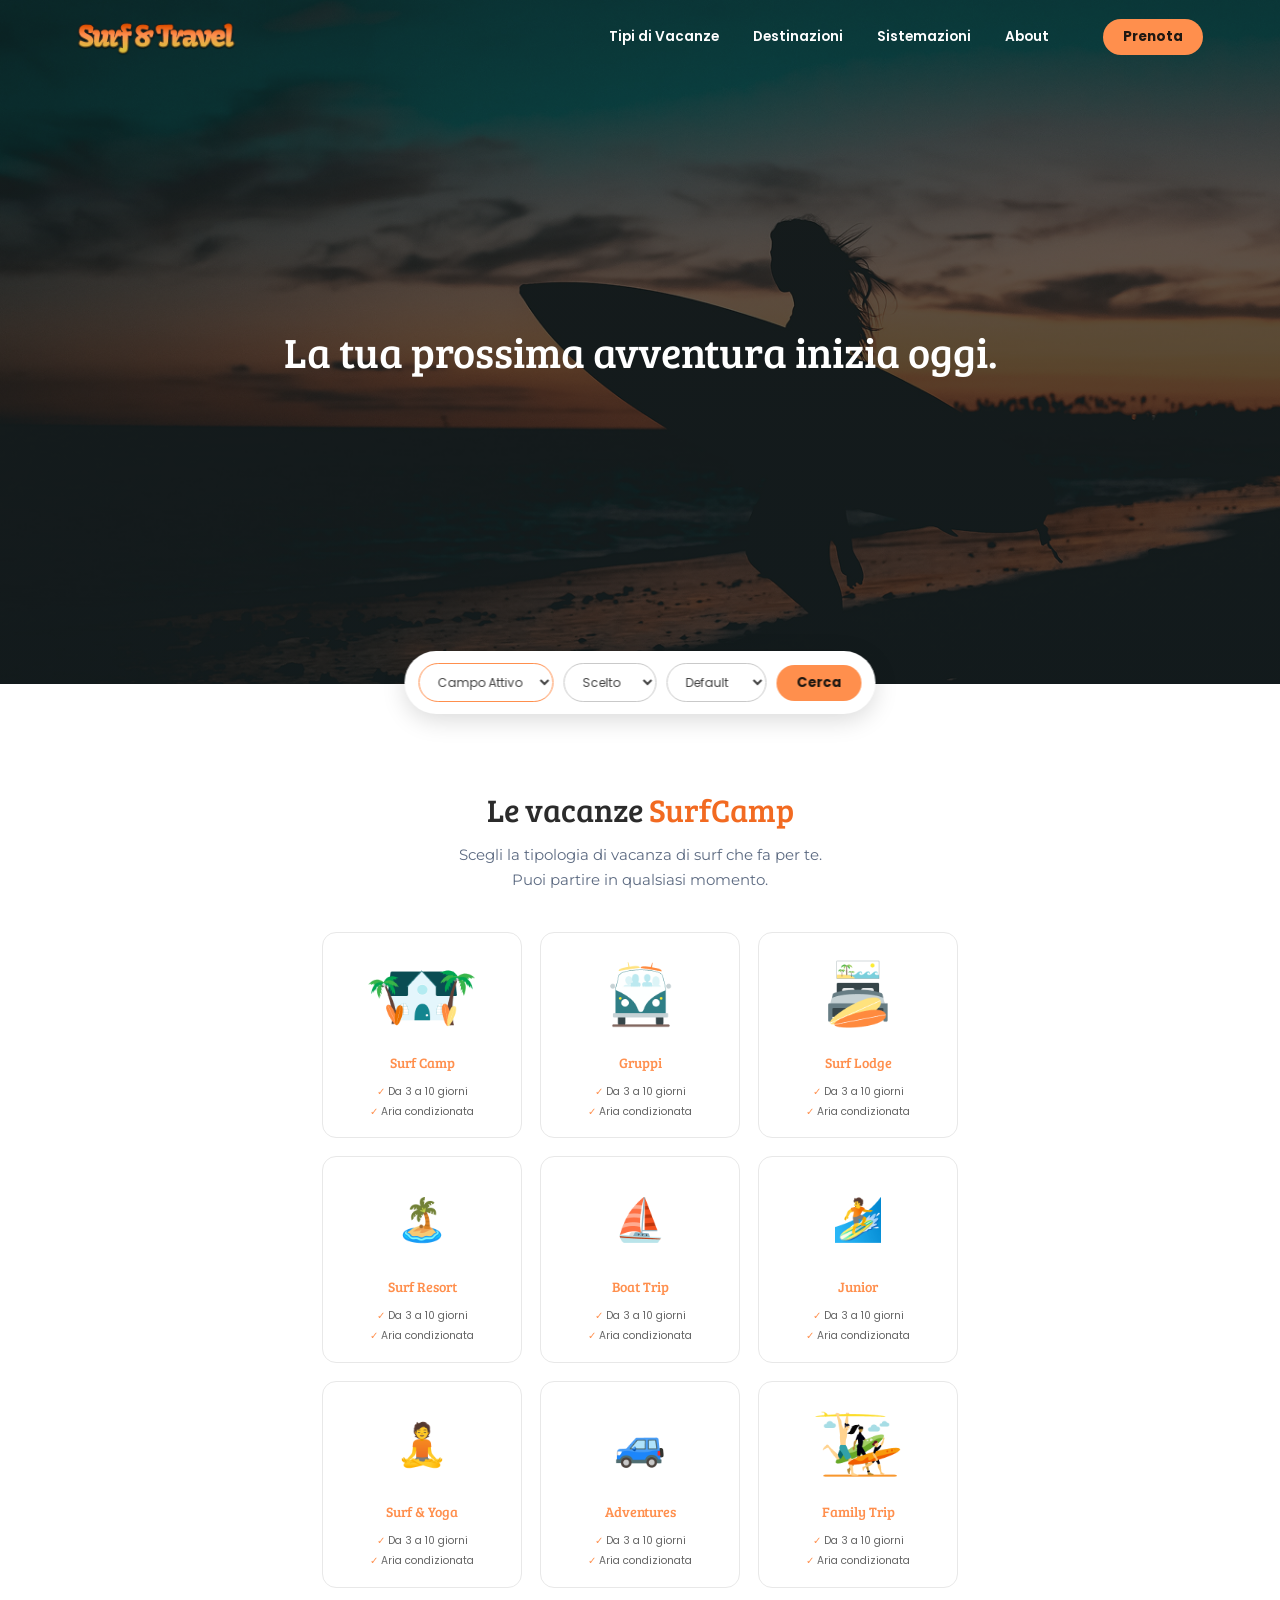
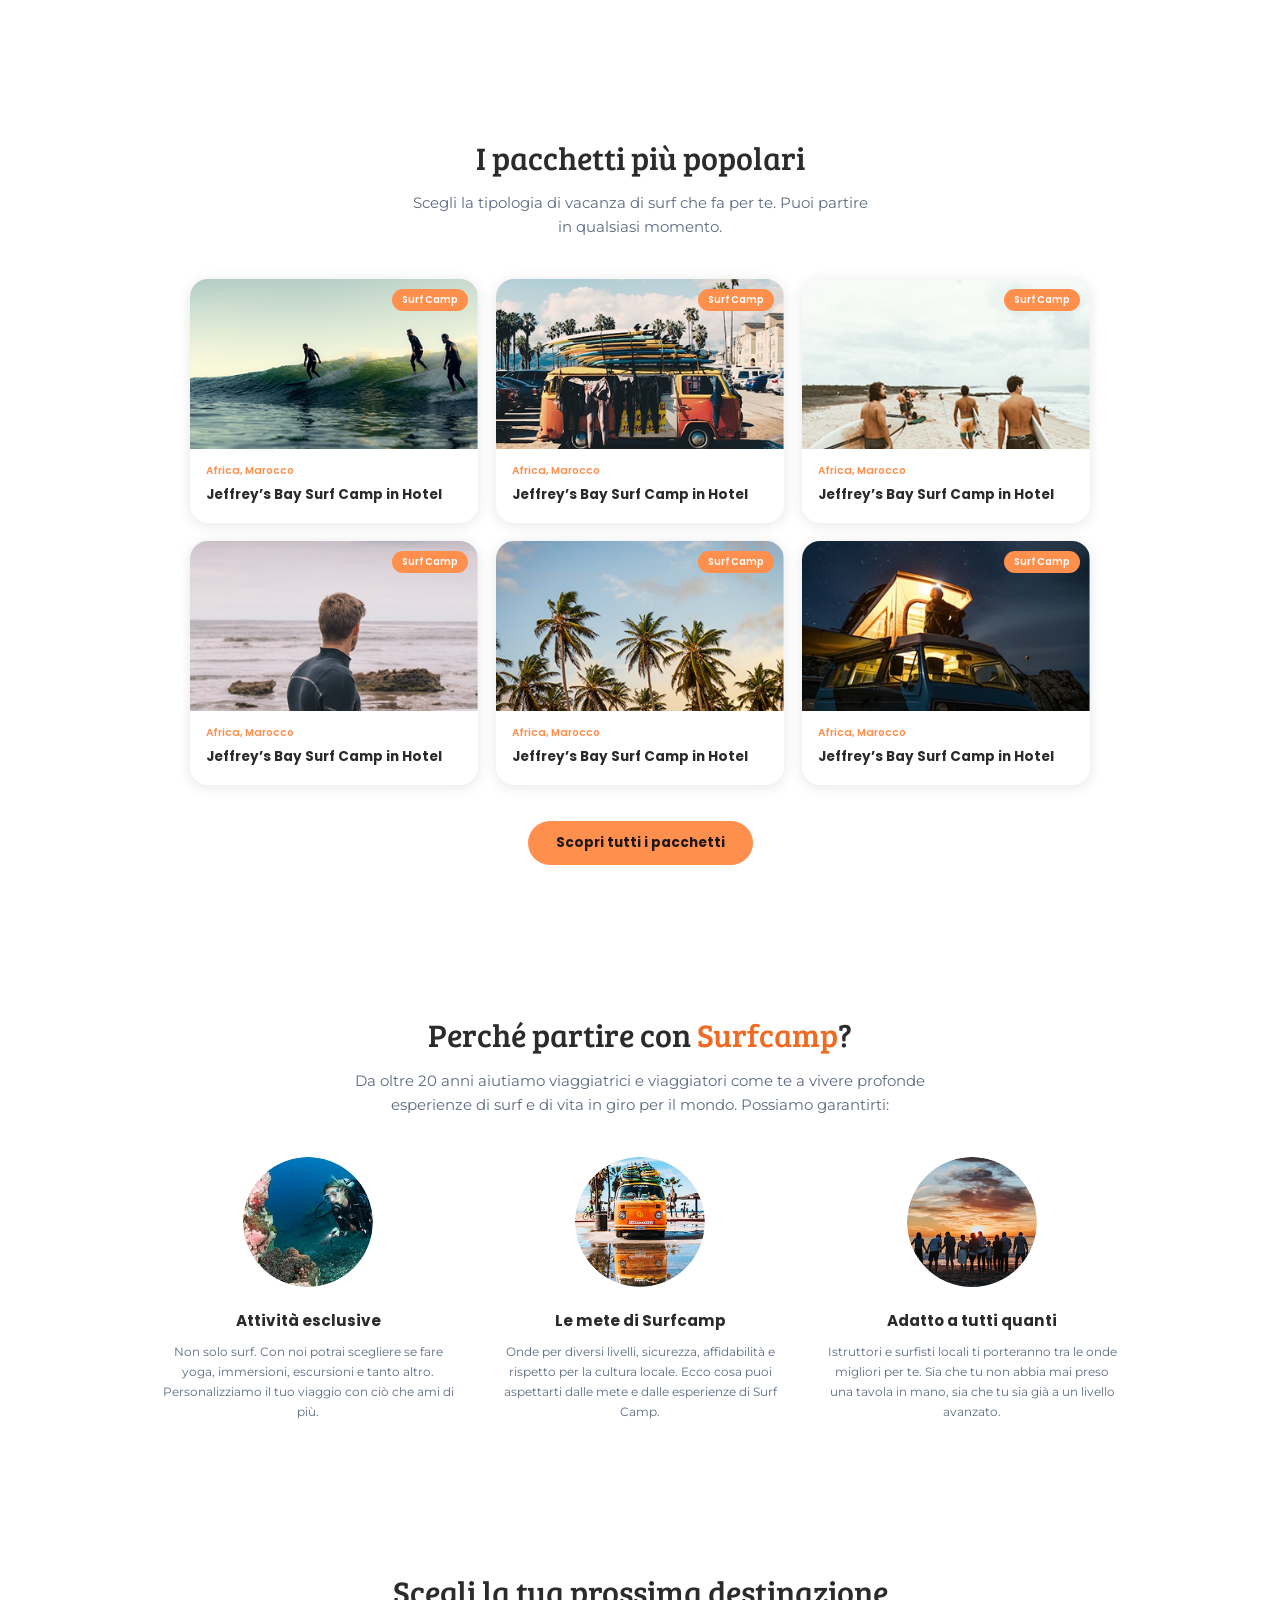
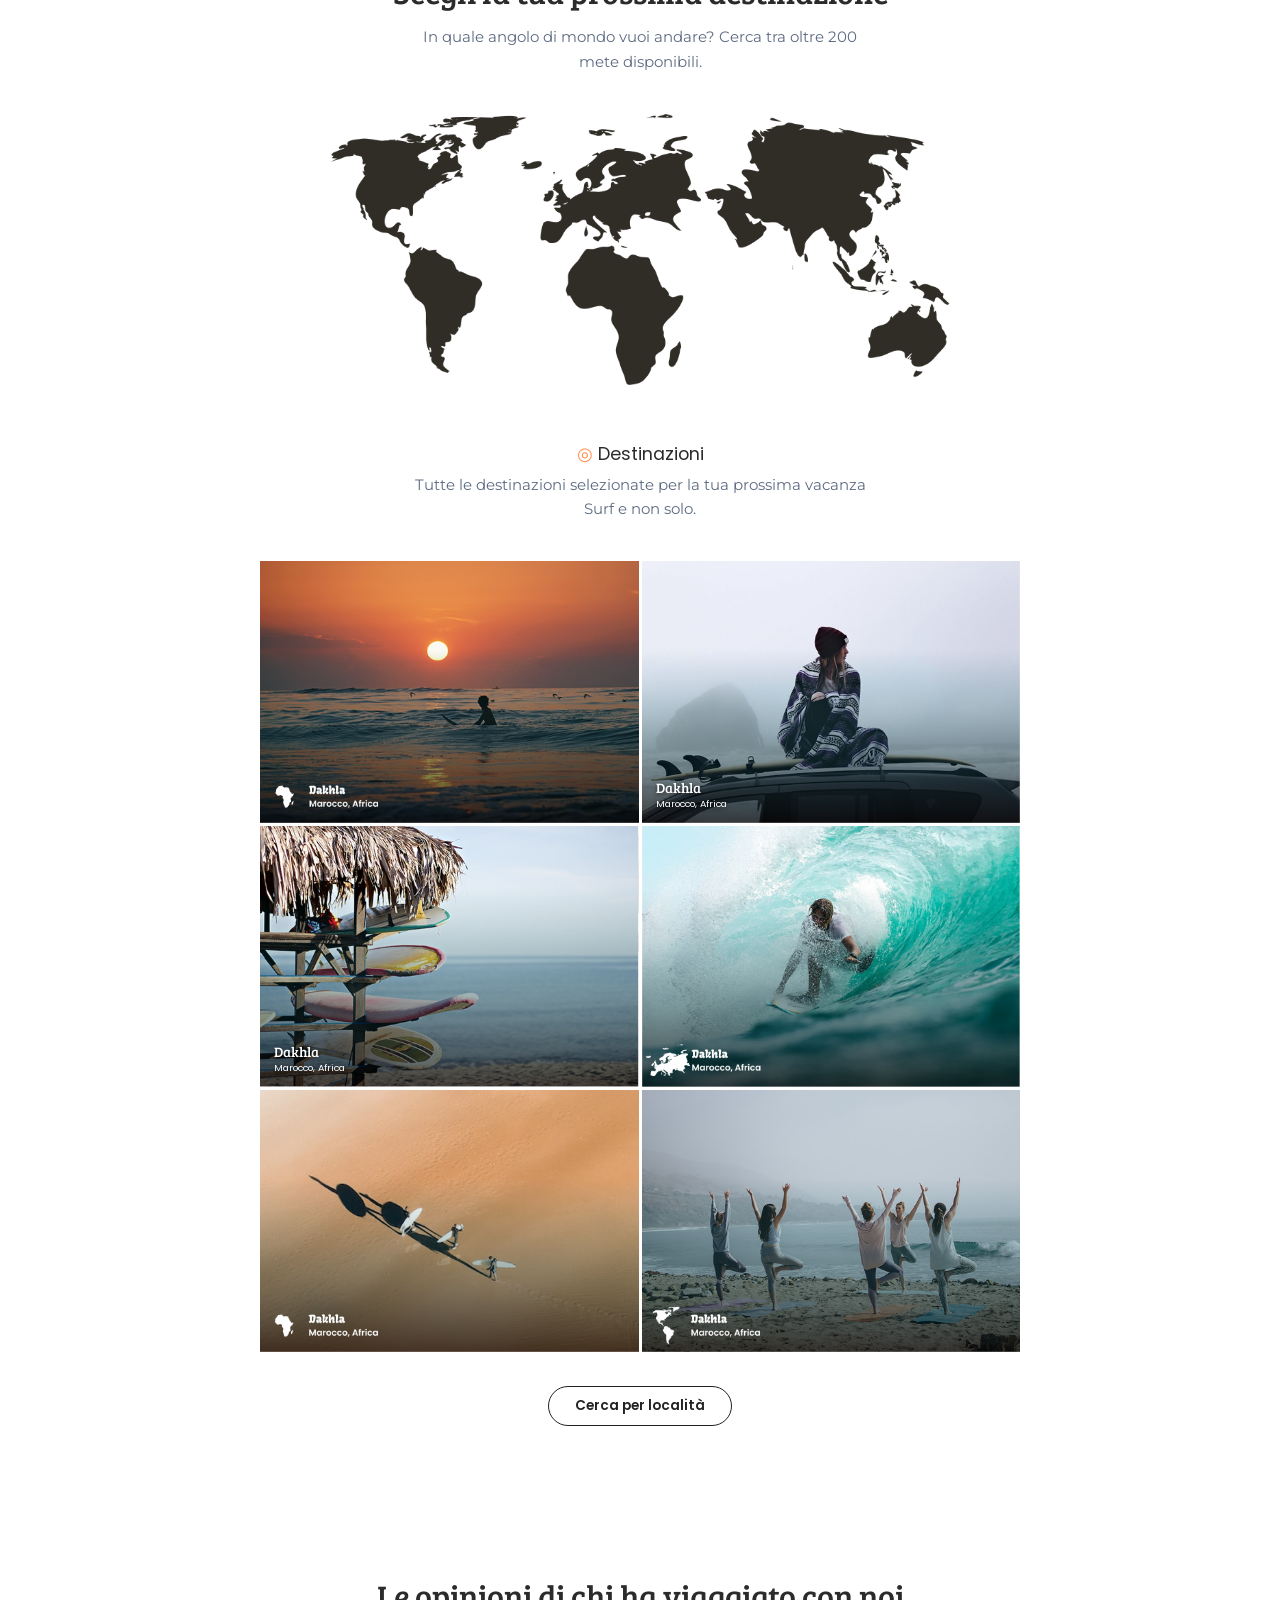
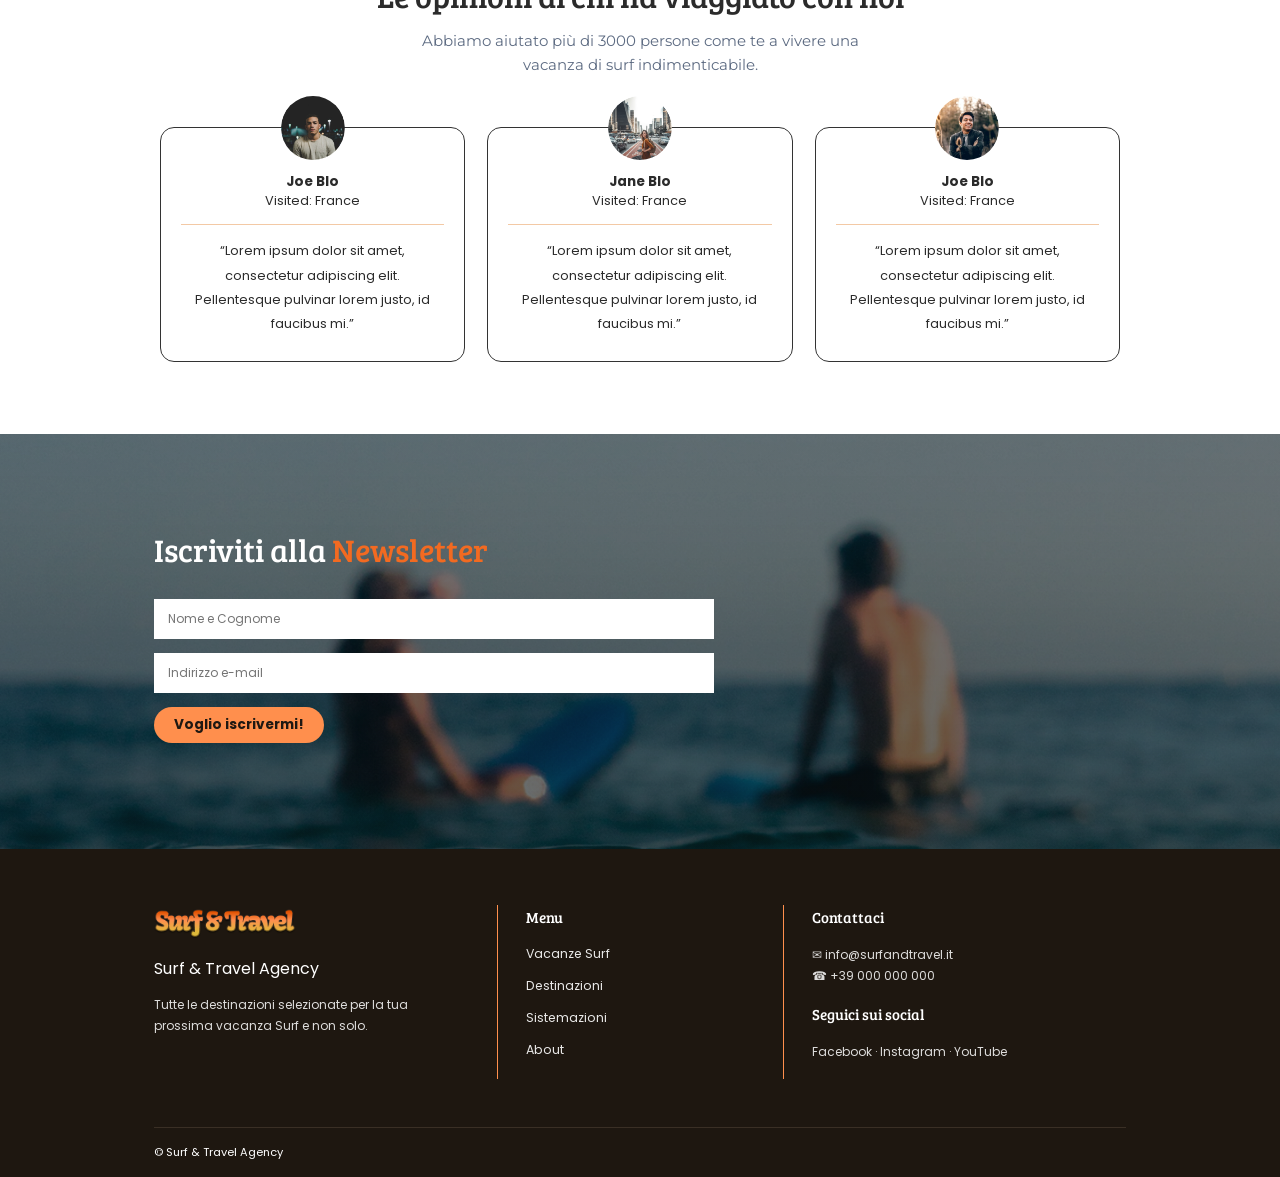
<file: index.html>
<!DOCTYPE html>
<html lang="it">
<head>
<meta charset="UTF-8">
<meta name="viewport" content="width=device-width, initial-scale=1">
<title>Surf & Travel | Home</title>
<link rel="preconnect" href="https://fonts.googleapis.com">
<link href="https://fonts.googleapis.com/css2?family=Bree+Serif&family=Montserrat:wght@400;500&family=Poppins:wght@400;600;700&display=swap" rel="stylesheet">
<link rel="stylesheet" href="style.css">
<link rel="stylesheet" href="home.css">
<link rel="stylesheet" href="anim.css">
</head>
<body class="home">

<header class="nav">
  <a href="index.html" class="logo"><img src="images/logo.png" alt="Surf &amp; Travel"></a>
  <button class="burger" id="burger" aria-label="Menu">☰</button>
  <nav id="menu">
    <a href="#vacanze">Tipi di Vacanze</a>
    <a href="#destinazioni">Destinazioni</a>
    <a href="search.html">Sistemazioni</a>
    <a href="#newsletter">About</a>
    <a href="search.html" class="btn btn-sm">Prenota</a>
  </nav>
</header>

<section class="hero">
  <h1>La tua prossima avventura inizia oggi.</h1>
  <form class="finder" action="search.html">
    <select aria-label="Campo attivo"><option>Campo Attivo</option><option>Surf</option><option>Yoga</option><option>Van life</option></select>
    <select aria-label="Scelto"><option>Scelto</option><option>Europa</option><option>Africa</option><option>Asia</option></select>
    <select aria-label="Default"><option>Default</option><option>3 giorni</option><option>7 giorni</option><option>10 giorni</option></select>
    <button class="btn btn-sm" type="submit">Cerca</button>
  </form>
</section>

<section class="section first" id="vacanze">
  <h2>Le vacanze <em>SurfCamp</em></h2>
  <p class="sub">Scegli la tipologia di vacanza di surf che fa per te.<br>Puoi partire in qualsiasi momento.</p>
  <div class="vac" id="vac"></div>
</section>

<section class="section">
  <h2>I pacchetti più popolari</h2>
  <p class="sub">Scegli la tipologia di vacanza di surf che fa per te. Puoi partire in qualsiasi momento.</p>
  <div class="pcards" id="packs"></div>
  <a href="search.html" class="btn">Scopri tutti i pacchetti</a>
</section>

<section class="section">
  <h2>Perché partire con <em>Surfcamp</em>?</h2>
  <p class="sub wide">Da oltre 20 anni aiutiamo viaggiatrici e viaggiatori come te a vivere profonde esperienze di surf e di vita in giro per il mondo. Possiamo garantirti:</p>
  <div class="why">
    <div><img src="images/vivi3.png" alt=""><h3>Attività esclusive</h3><p>Non solo surf. Con noi potrai scegliere se fare yoga, immersioni, escursioni e tanto altro. Personalizziamo il tuo viaggio con ciò che ami di più.</p></div>
    <div><img src="images/vivi2.png" alt=""><h3>Le mete di Surfcamp</h3><p>Onde per diversi livelli, sicurezza, affidabilità e rispetto per la cultura locale. Ecco cosa puoi aspettarti dalle mete e dalle esperienze di Surf Camp.</p></div>
    <div><img src="images/vivi1.png" alt=""><h3>Adatto a tutti quanti</h3><p>Istruttori e surfisti locali ti porteranno tra le onde migliori per te. Sia che tu non abbia mai preso una tavola in mano, sia che tu sia già a un livello avanzato.</p></div>
  </div>
</section>

<section class="section" id="destinazioni">
  <h2>Scegli la tua prossima destinazione</h2>
  <p class="sub">In quale angolo di mondo vuoi andare? Cerca tra oltre 200 mete disponibili.</p>
  <img class="map" src="images/map.png" alt="Mappa del mondo">
  <h3 class="dtitle"><span>◎</span> Destinazioni</h3>
  <p class="sub">Tutte le destinazioni selezionate per la tua prossima vacanza Surf e non solo.</p>
  <div class="dgrid" id="dgrid"></div>
  <a href="search.html" class="btn-o">Cerca per località</a>
</section>

<section class="section">
  <h2>Le opinioni di chi ha viaggiato con noi</h2>
  <p class="sub">Abbiamo aiutato più di 3000 persone come te a vivere una vacanza di surf indimenticabile.</p>
  <div class="rev" id="rev"></div>
</section>

<section class="news" id="newsletter">
  <form id="nlForm">
    <h2>Iscriviti alla <em>Newsletter</em></h2>
    <input type="text" placeholder="Nome e Cognome" required>
    <input type="email" id="email" placeholder="Indirizzo e-mail" required>
    <button class="btn btn-sm" type="submit">Voglio iscrivermi!</button>
    <p id="nlMsg" class="msg"></p>
  </form>
</section>

<footer class="foot">
  <div class="fc">
    <div><img src="images/logo.png" alt="Surf &amp; Travel"><p class="agency">Surf &amp; Travel Agency</p><p class="small">Tutte le destinazioni selezionate per la tua prossima vacanza Surf e non solo.</p></div>
    <div><h3>Menu</h3><a href="#vacanze">Vacanze Surf</a><a href="#destinazioni">Destinazioni</a><a href="search.html">Sistemazioni</a><a href="#newsletter">About</a></div>
    <div><h3>Contattaci</h3><p class="small">✉ info@surfandtravel.it<br>☎ +39 000 000 000</p><h3>Seguici sui social</h3><p class="small">Facebook · Instagram · YouTube</p></div>
  </div>
  <p class="copy">© Surf &amp; Travel Agency</p>
</footer>

<script src="script.js"></script>
<script src="anim.js"></script>
</body>
</html>
</file>
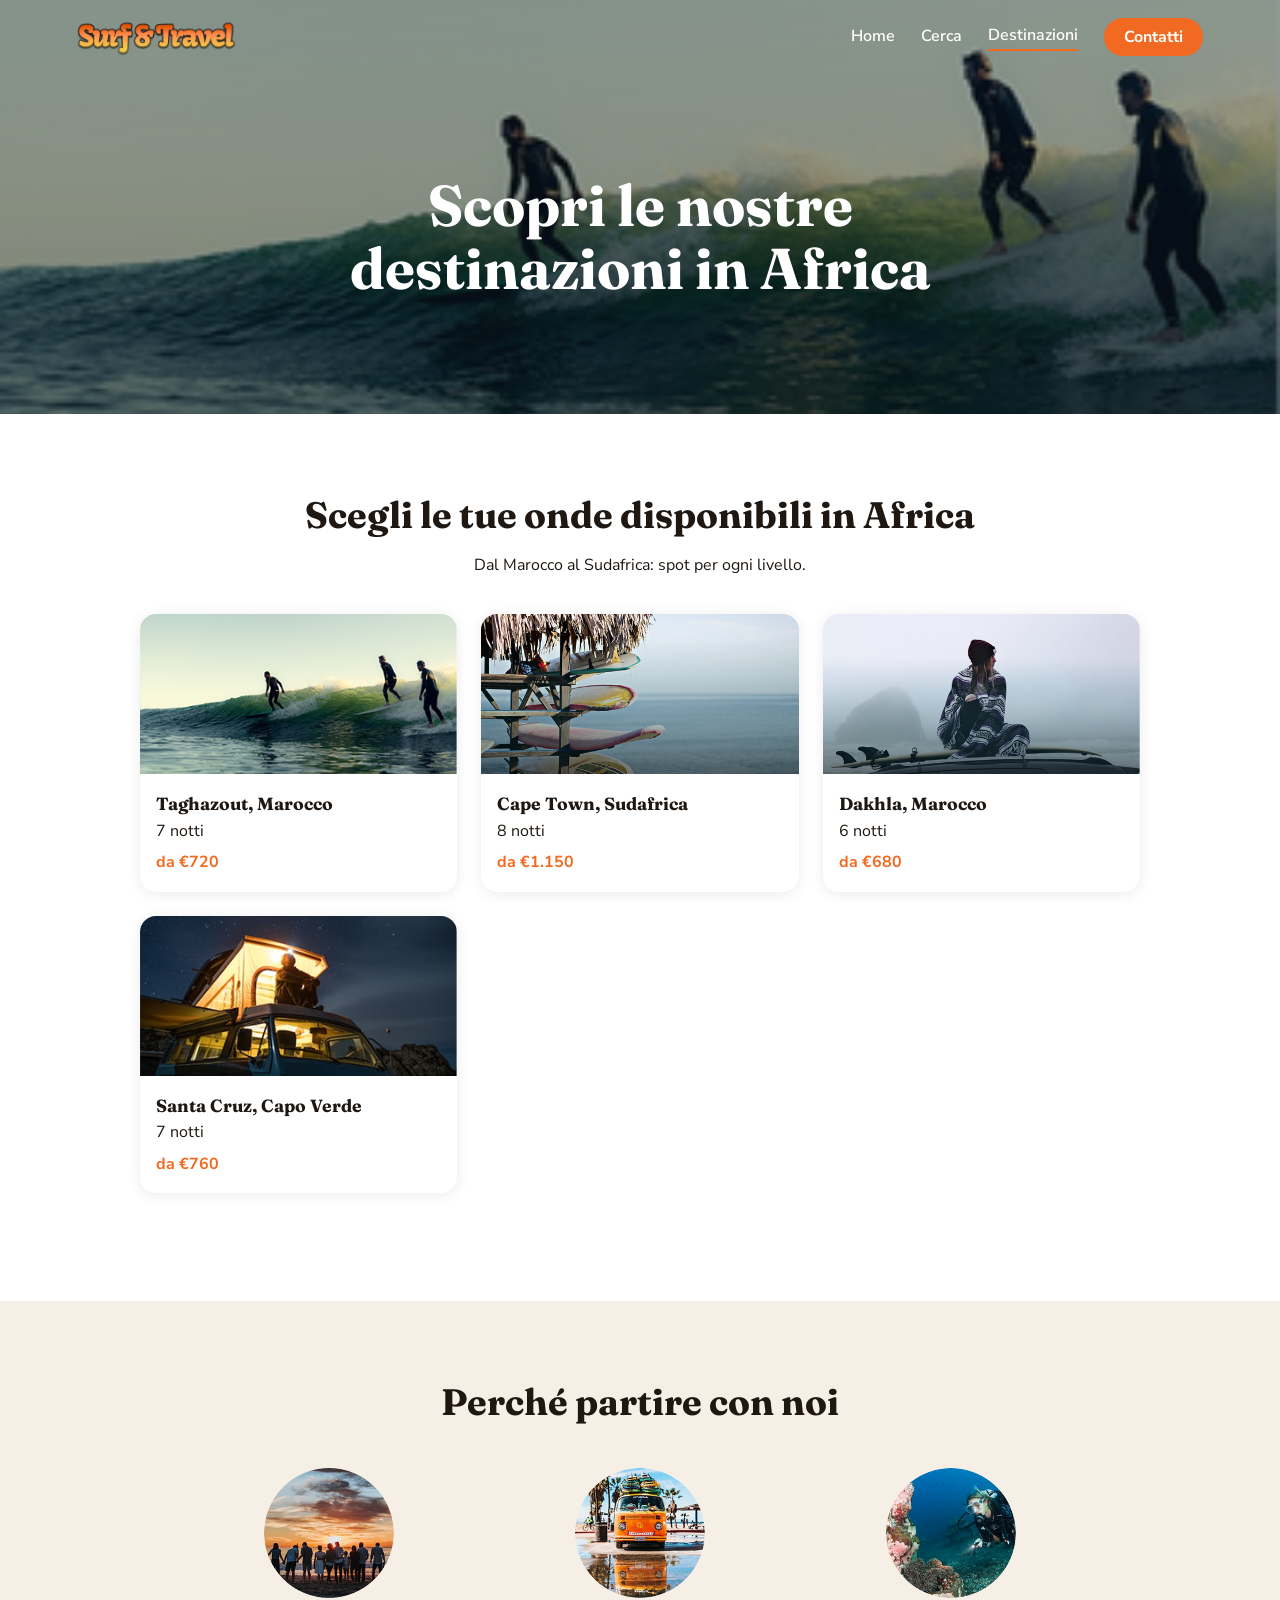
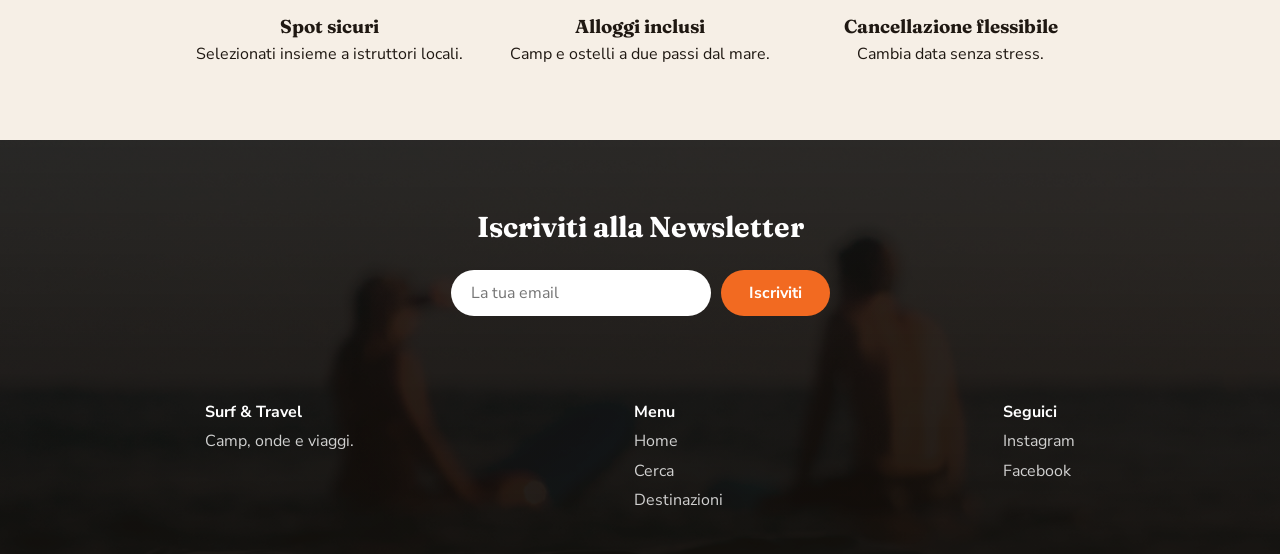
<file: destinazione.html>
<!DOCTYPE html>
<html lang="it">
<head>
<meta charset="UTF-8">
<meta name="viewport" content="width=device-width, initial-scale=1">
<title>Surf & Travel | Destinazione</title>
<link rel="preconnect" href="https://fonts.googleapis.com">
<link href="https://fonts.googleapis.com/css2?family=Fraunces:wght@600;800&family=Nunito+Sans:wght@400;600;700&display=swap" rel="stylesheet">
<link rel="stylesheet" href="style.css">
<link rel="stylesheet" href="anim.css">
</head>
<body data-page="dest">

<header class="nav">
  <a href="index.html" class="logo"><img src="images/logo.png" alt="Surf &amp; Travel"></a>
  <button class="burger" id="burger" aria-label="Menu">☰</button>
  <nav id="menu">
    <a href="index.html">Home</a>
    <a href="search.html">Cerca</a>
    <a href="destinazione.html" class="active">Destinazioni</a>
    <a href="#newsletter" class="btn btn-sm">Contatti</a>
  </nav>
</header>

<section class="hero small dest-hero">
  <h1>Scopri le nostre destinazioni in Africa</h1>
</section>

<section class="section">
  <h2>Scegli le tue onde disponibili in Africa</h2>
  <p class="sub">Dal Marocco al Sudafrica: spot per ogni livello.</p>
  <div class="cards" id="results"></div>
</section>

<section class="section sand">
  <h2>Perché partire con noi</h2>
  <div class="circles">
    <div><span class="circle c1"></span><h3>Spot sicuri</h3><p>Selezionati insieme a istruttori locali.</p></div>
    <div><span class="circle c2"></span><h3>Alloggi inclusi</h3><p>Camp e ostelli a due passi dal mare.</p></div>
    <div><span class="circle c3"></span><h3>Cancellazione flessibile</h3><p>Cambia data senza stress.</p></div>
  </div>
</section>

<footer class="footer" id="newsletter">
  <h2>Iscriviti alla Newsletter</h2>
  <form id="nlForm">
    <input type="email" id="email" placeholder="La tua email" required>
    <button class="btn" type="submit">Iscriviti</button>
  </form>
  <p id="nlMsg" class="msg"></p>
  <div class="fcols">
    <div><strong>Surf &amp; Travel</strong><p>Camp, onde e viaggi.</p></div>
    <div><strong>Menu</strong><a href="index.html">Home</a><a href="search.html">Cerca</a><a href="destinazione.html">Destinazioni</a></div>
    <div><strong>Seguici</strong><a href="#">Instagram</a><a href="#">Facebook</a></div>
  </div>
</footer>

<script src="pages.js"></script>
<script src="anim.js"></script>
</body>
</html>
</file>
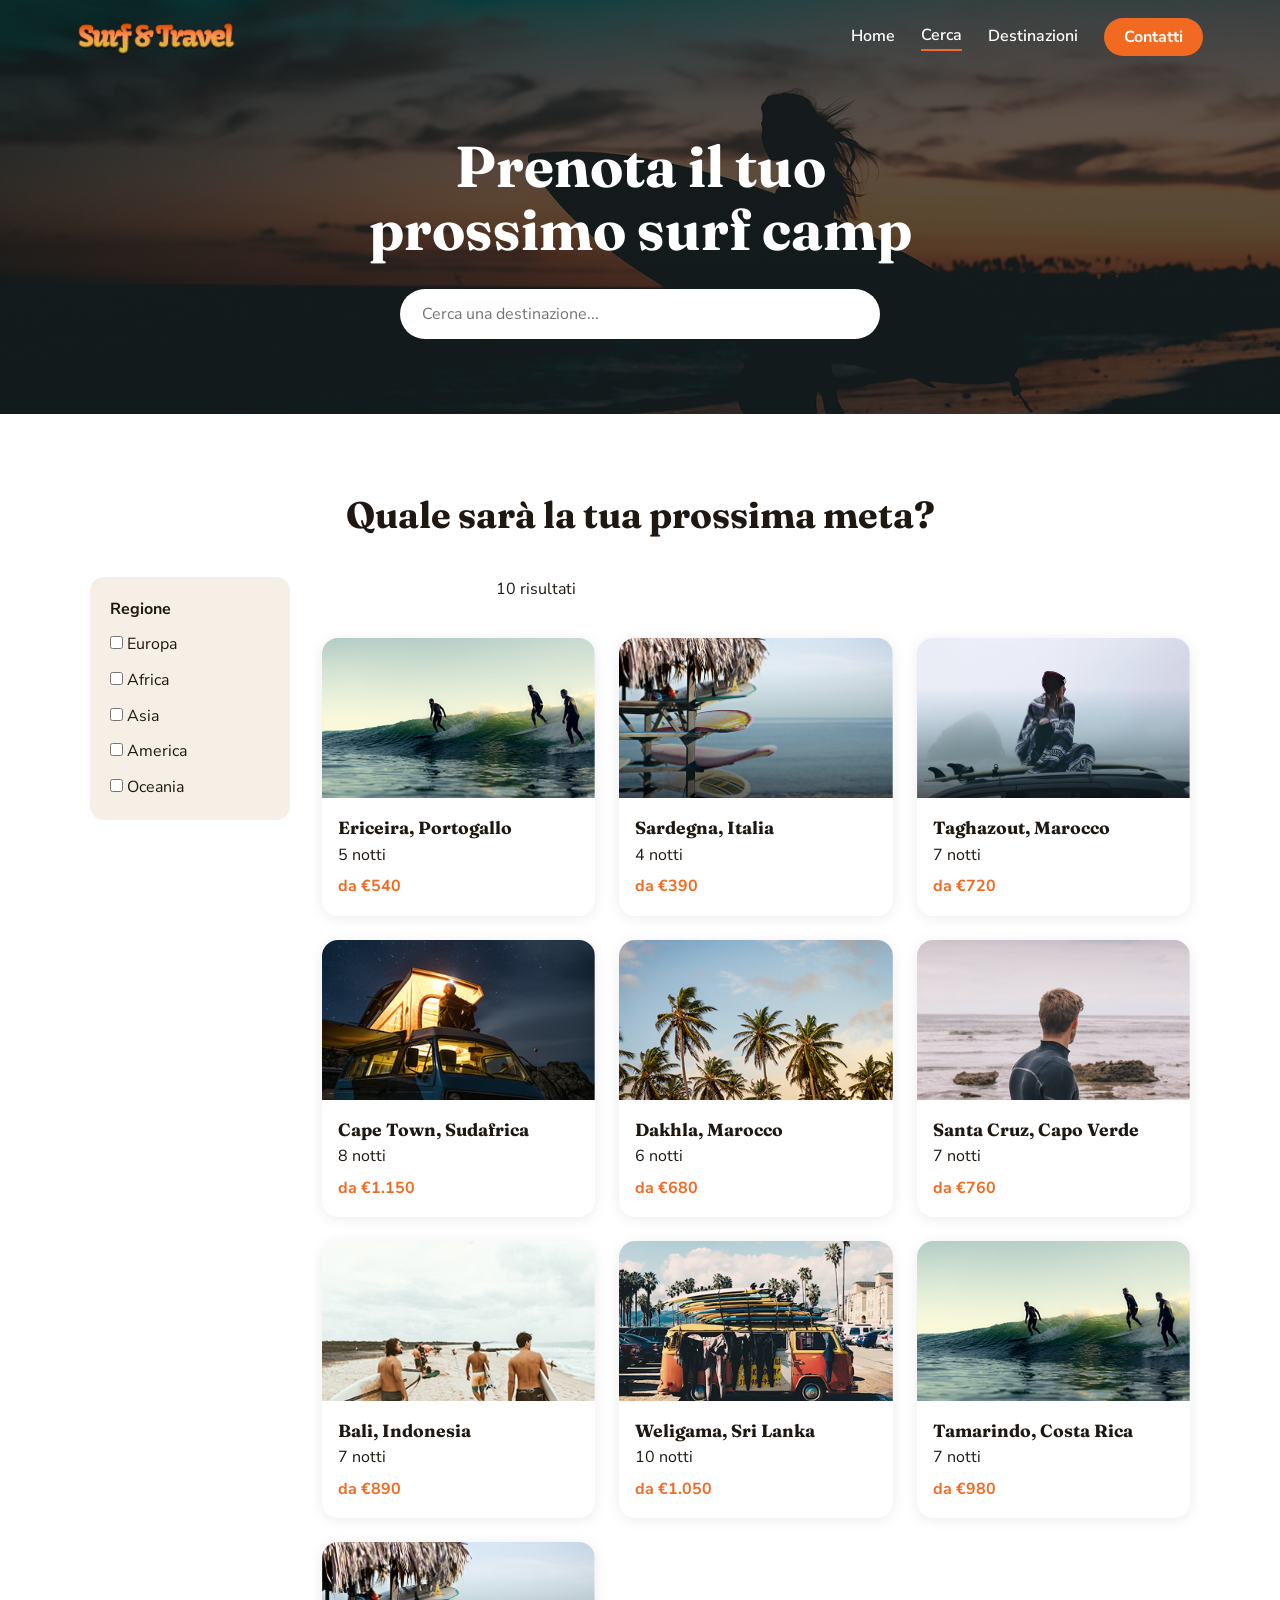
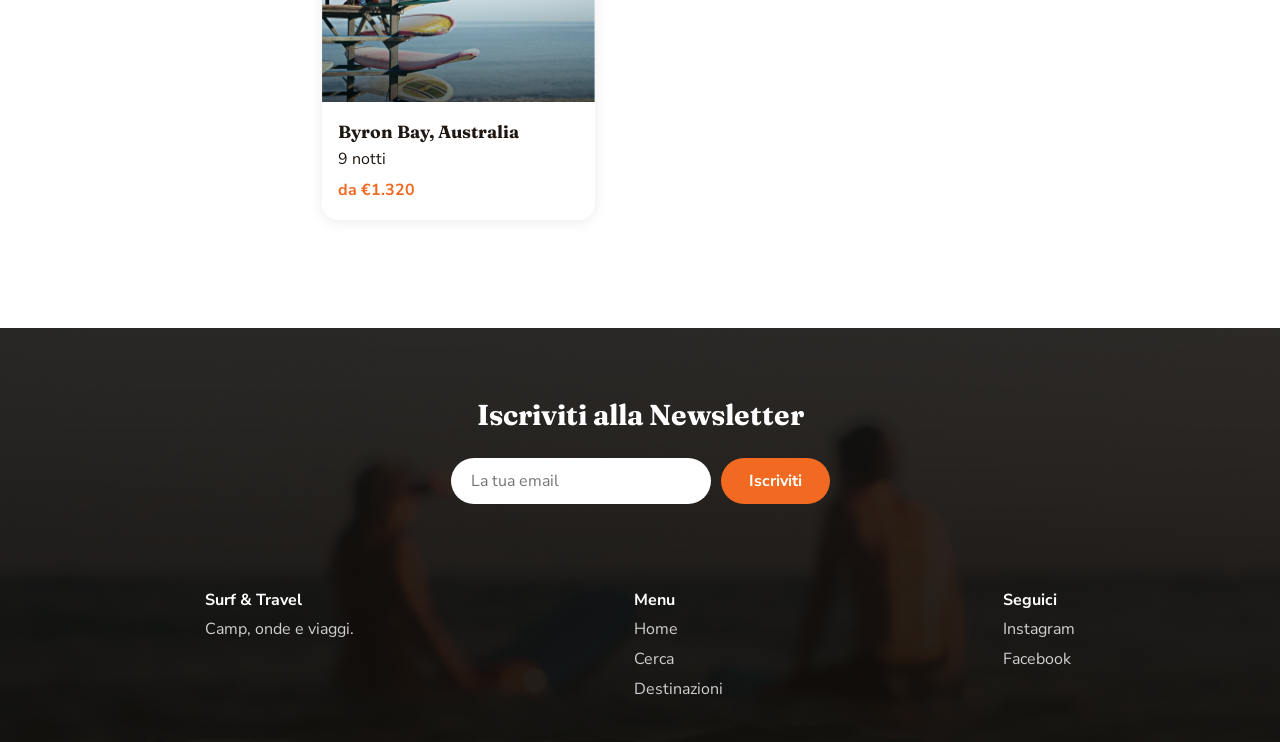
<file: search.html>
<!DOCTYPE html>
<html lang="it">
<head>
<meta charset="UTF-8">
<meta name="viewport" content="width=device-width, initial-scale=1">
<title>Surf & Travel | Cerca</title>
<link rel="preconnect" href="https://fonts.googleapis.com">
<link href="https://fonts.googleapis.com/css2?family=Fraunces:wght@600;800&family=Nunito+Sans:wght@400;600;700&display=swap" rel="stylesheet">
<link rel="stylesheet" href="style.css">
<link rel="stylesheet" href="anim.css">
</head>
<body data-page="search">

<header class="nav">
  <a href="index.html" class="logo"><img src="images/logo.png" alt="Surf &amp; Travel"></a>
  <button class="burger" id="burger" aria-label="Menu">☰</button>
  <nav id="menu">
    <a href="index.html">Home</a>
    <a href="search.html" class="active">Cerca</a>
    <a href="destinazione.html">Destinazioni</a>
    <a href="#newsletter" class="btn btn-sm">Contatti</a>
  </nav>
</header>

<section class="hero small">
  <h1>Prenota il tuo prossimo surf camp</h1>
  <input type="search" id="q" class="searchbar" placeholder="Cerca una destinazione...">
</section>

<section class="section">
  <h2>Quale sarà la tua prossima meta?</h2>
  <div class="searchlayout">
    <aside class="filters">
      <strong>Regione</strong>
      <label><input type="checkbox" value="Europa"> Europa</label>
      <label><input type="checkbox" value="Africa"> Africa</label>
      <label><input type="checkbox" value="Asia"> Asia</label>
      <label><input type="checkbox" value="America"> America</label>
      <label><input type="checkbox" value="Oceania"> Oceania</label>
    </aside>
    <div>
      <p id="count" class="sub"></p>
      <div class="cards" id="results"></div>
    </div>
  </div>
</section>

<footer class="footer" id="newsletter">
  <h2>Iscriviti alla Newsletter</h2>
  <form id="nlForm">
    <input type="email" id="email" placeholder="La tua email" required>
    <button class="btn" type="submit">Iscriviti</button>
  </form>
  <p id="nlMsg" class="msg"></p>
  <div class="fcols">
    <div><strong>Surf &amp; Travel</strong><p>Camp, onde e viaggi.</p></div>
    <div><strong>Menu</strong><a href="index.html">Home</a><a href="search.html">Cerca</a><a href="destinazione.html">Destinazioni</a></div>
    <div><strong>Seguici</strong><a href="#">Instagram</a><a href="#">Facebook</a></div>
  </div>
</footer>

<script src="pages.js"></script>
<script src="anim.js"></script>
</body>
</html>
</file>
<file: style.css>
:root{
  --orange:#F26A21; --ink:#1F1812; --sand:#F6EFE6; --sea:#0E5A6B; --white:#fff;
}
*{box-sizing:border-box;margin:0;padding:0}
body{font-family:'Nunito Sans',sans-serif;color:var(--ink);background:var(--white);line-height:1.6}
h1,h2,h3,.logo{font-family:'Fraunces',serif}
a{color:inherit;text-decoration:none}

.nav{position:absolute;top:0;left:0;right:0;z-index:5;display:flex;align-items:center;justify-content:space-between;padding:18px 6vw;color:var(--white)}
.logo{font-size:1.3rem;font-weight:800}
.nav nav{display:flex;gap:26px;align-items:center;font-weight:600}
.nav nav a.active{border-bottom:2px solid var(--orange)}
.burger{display:none;background:none;border:0;color:inherit;font-size:1.6rem;cursor:pointer}

.btn{display:inline-block;background:var(--orange);color:var(--white);padding:12px 28px;border:0;border-radius:999px;font:700 1rem 'Nunito Sans',sans-serif;cursor:pointer;transition:transform .15s}
.btn:hover{transform:translateY(-2px)}
.btn:focus-visible,input:focus-visible,a:focus-visible{outline:3px solid var(--orange);outline-offset:3px}
.btn-sm{padding:8px 20px}

.hero{min-height:78vh;display:flex;flex-direction:column;align-items:center;justify-content:center;gap:28px;text-align:center;padding:120px 6vw 60px;color:var(--white);
  background:linear-gradient(rgba(10,25,30,.45),rgba(10,25,30,.6)),linear-gradient(160deg,#f7a35c 0%,#e0603a 35%,#1b4d5c 100%)}
.hero h1{font-size:clamp(2rem,5vw,3.6rem);max-width:16ch;line-height:1.1}

.section{padding:72px 6vw;text-align:center}
.section.sand{background:var(--sand)}
.section h2{font-size:clamp(1.6rem,3vw,2.3rem);margin-bottom:8px}
.sub{max-width:52ch;margin:0 auto 36px;opacity:.75}

.icons{display:grid;grid-template-columns:repeat(auto-fit,minmax(120px,1fr));gap:22px;max-width:900px;margin:0 auto}
.icons div{padding:18px 8px;border-radius:14px;background:var(--sand)}
.icons span{display:block;font-size:2rem}
.icons b{font-size:.9rem}

.cards{display:grid;grid-template-columns:repeat(auto-fit,minmax(240px,1fr));gap:24px;max-width:1000px;margin:0 auto 36px}
.card{background:var(--white);border-radius:16px;overflow:hidden;text-align:left;box-shadow:0 2px 14px rgba(0,0,0,.08)}
.card .img{height:160px}
.card div.body{padding:16px}
.card h3{font-size:1.1rem}
.card .price{color:var(--orange);font-weight:700;margin-top:6px}

.circles{display:grid;grid-template-columns:repeat(auto-fit,minmax(220px,1fr));gap:32px;max-width:900px;margin:36px auto 0}
.circle{display:block;width:130px;height:130px;border-radius:50%;margin:0 auto 14px}
.c1{background:linear-gradient(135deg,#f7a35c,#e0603a)}
.c2{background:linear-gradient(135deg,#2a8aa0,#0E5A6B)}
.c3{background:linear-gradient(135deg,#ffcf6b,#c2412d)}

.pills{display:flex;flex-wrap:wrap;gap:12px;justify-content:center;max-width:800px;margin:28px auto 0}
.pill{padding:10px 22px;border-radius:999px;border:2px solid var(--ink);background:none;font:600 1rem 'Nunito Sans',sans-serif;cursor:pointer}
.pill.on,.pill:hover{background:var(--orange);border-color:var(--orange);color:var(--white)}

.gallery{display:grid;grid-template-columns:1fr 1fr;gap:12px;max-width:900px;margin:28px auto 0}
.g{height:200px;border-radius:12px}
.g1{background:linear-gradient(160deg,#ffb36b,#c2412d)}
.g2{background:linear-gradient(160deg,#2a8aa0,#0b3b47)}
.g3{background:linear-gradient(160deg,#ffd38a,#e0603a)}
.g4{background:linear-gradient(160deg,#4fb3bf,#0E5A6B)}

.reviews{display:grid;grid-template-columns:repeat(auto-fit,minmax(240px,1fr));gap:24px;max-width:1000px;margin:36px auto 0}
blockquote{background:var(--white);padding:24px;border-radius:16px}
.avatar{display:block;width:56px;height:56px;border-radius:50%;margin:0 auto 12px}
.a1{background:#f7a35c}.a2{background:#2a8aa0}.a3{background:#e0603a}
cite{display:block;margin-top:10px;font-weight:700;font-style:normal}

.footer{background:var(--ink);color:var(--white);padding:64px 6vw 40px;text-align:center}
.footer h2{font-size:1.8rem;margin-bottom:20px}
.footer form{display:flex;gap:10px;justify-content:center;flex-wrap:wrap}
.footer input{padding:12px 20px;border-radius:999px;border:0;min-width:260px;font:1rem 'Nunito Sans',sans-serif}
.msg{min-height:1.5em;margin-top:12px;color:#ffcf9b}
.fcols{display:flex;justify-content:space-around;flex-wrap:wrap;gap:24px;margin-top:48px;text-align:left}
.fcols a,.fcols p{display:block;opacity:.8;margin-top:4px}

@media(max-width:700px){
  .burger{display:block}
  .nav nav{display:none;position:absolute;top:60px;left:6vw;right:6vw;flex-direction:column;background:var(--ink);padding:20px;border-radius:14px}
  .nav nav.open{display:flex}
}
@media(prefers-reduced-motion:reduce){.btn{transition:none}}

/* Search va Destinazione sahifalari */
.hero.small{min-height:46vh}
.dest-hero{background:linear-gradient(rgba(10,25,30,.4),rgba(10,25,30,.55)),linear-gradient(160deg,#ffd38a 0%,#c2412d 45%,#0b3b47 100%)}
.searchbar{width:min(480px,90%);padding:14px 22px;border-radius:999px;border:0;font:1rem 'Nunito Sans',sans-serif}
.searchlayout{display:grid;grid-template-columns:200px 1fr;gap:32px;max-width:1100px;margin:32px auto 0;text-align:left}
.filters{display:flex;flex-direction:column;gap:10px;background:var(--sand);padding:20px;border-radius:14px;align-self:start}
.filters label{cursor:pointer}
@media(max-width:700px){.searchlayout{grid-template-columns:1fr}}

/* Haqiqiy rasmlar */
.logo img{height:38px;display:block}
.hero{background:linear-gradient(rgba(10,25,30,.4),rgba(10,25,30,.55)),url(images/hero.png) center/cover}
.dest-hero{background:linear-gradient(rgba(10,25,30,.4),rgba(10,25,30,.55)),url(images/pack1.png) center/cover}
.footer{background:linear-gradient(rgba(20,14,10,.78),rgba(20,14,10,.9)),url(images/footer.png) center/cover}
.card .img,.g{background-size:cover;background-position:center}
.g1{background-image:url(images/pack1.png)}.g2{background-image:url(images/pack8.png)}
.g3{background-image:url(images/pack5.png)}.g4{background-image:url(images/pack6.png)}
.c1{background:url(images/pack7.png) center/cover}.c2{background:url(images/pack4.png) center/cover}.c3{background:url(images/pack3.png) center/cover}
.circle{border:4px solid var(--orange)}
.map{display:block;width:min(720px,100%);margin:20px auto 0}

/* Home: qolgan rasmlar */
.icons{grid-template-columns:repeat(auto-fit,minmax(160px,1fr));max-width:760px}
.icons img{display:block;width:120px;height:auto;margin:0 auto 6px}
.c1{background:url(images/vivi1.png) center/cover}.c2{background:url(images/vivi2.png) center/cover}.c3{background:url(images/vivi3.png) center/cover}
.circle{border:0}
.a1{background:url(images/av1.png) center/cover}.a2{background:url(images/av2.png) center/cover}.a3{background:url(images/av3.png) center/cover}
.g{height:auto;aspect-ratio:553/382}
.g1{background-image:url(images/gal1.png)}.g2{background-image:url(images/gal2.png)}
.g3{background-image:url(images/gal3.png)}.g4{background-image:url(images/gal4.png)}
</file>
<file: home.css>
/* Faqat Home sahifasi (Figma'ga moslangan) */
body.home{font-family:'Montserrat',sans-serif;color:#2b2b2b}
.home h1,.home h2,.home h3{font-family:'Bree Serif',serif;font-weight:400}
.home h2{font-size:2rem;color:#2b2b2b}
.home h2 em{color:var(--orange);font-style:normal}
.home .sub{max-width:46ch;color:#5d6b82;font-size:.95rem;opacity:1;margin-bottom:40px}
.home .sub.wide{max-width:62ch}
.home .nav nav{gap:34px;font:600 .85rem 'Poppins',sans-serif}
.home .btn,.btn-o{font-family:'Poppins',sans-serif;font-size:.85rem}
.home .btn{background:#ff8f4d;color:#1f1812}
.home .nav .btn{margin-left:20px}

.home .hero{position:relative;min-height:76vh;padding-bottom:100px;margin-bottom:0}
.home .hero h1{max-width:none;font-size:clamp(1.8rem,3.4vw,2.6rem)}
.finder{position:absolute;left:50%;bottom:-30px;transform:translateX(-50%);z-index:3;display:flex;gap:10px;align-items:center;background:#fff;padding:12px 14px;border-radius:999px;box-shadow:0 6px 24px rgba(0,0,0,.15);width:max-content;max-width:94vw}
.finder select{padding:9px 14px;border:1px solid #c9c9c9;border-radius:999px;font:400 .75rem 'Poppins',sans-serif;background:#fff;color:#444}
.finder select:first-child{border-color:#ff8f4d}

.section.first{padding-top:100px}
.vac{display:grid;grid-template-columns:repeat(3,minmax(0,200px));gap:18px;justify-content:center}
.vc{border:1px solid #e8e8e8;border-radius:14px;padding:20px 12px 16px;background:#fff}
.vi{height:84px;display:flex;align-items:center;justify-content:center}
.vi img{max-height:84px;max-width:100%}
.vi span{font-size:2.6rem}
.vc h3{color:#ff8f4d;font-size:.9rem;margin:14px 0 8px}
.vc ul{list-style:none;font:400 .65rem 'Poppins',sans-serif;color:#666;line-height:1.9}
.vc li::before{content:"✓ ";color:#ff8f4d}

.pcards{display:grid;grid-template-columns:repeat(3,minmax(0,1fr));gap:18px;max-width:900px;margin:0 auto 36px}
.pc{background:#fff;border-radius:18px;box-shadow:0 2px 14px rgba(0,0,0,.1);overflow:hidden;text-align:left}
.pi{height:170px;background-size:cover;background-position:center;position:relative}
.badge{position:absolute;top:10px;right:10px;background:#ff8f4d;color:#fff;font:600 .6rem 'Poppins',sans-serif;padding:4px 10px;border-radius:999px}
.pb{padding:14px 16px 18px}
.loc{color:#ff8f4d;font:600 .65rem 'Poppins',sans-serif}
.pb h3{font:700 .85rem 'Poppins',sans-serif;margin-top:6px}

.why{display:grid;grid-template-columns:repeat(3,minmax(0,1fr));gap:36px;max-width:960px;margin:0 auto}
.why img{width:130px;height:130px;border-radius:50%;object-fit:cover;display:block;margin:0 auto 22px}
.why h3{font:700 .95rem 'Poppins',sans-serif;margin-bottom:10px}
.why p{font-size:.78rem;color:#5d6b82}

.map{display:block;width:min(620px,92%);margin:0 auto 56px}
.dtitle{font:400 1.1rem 'Poppins',sans-serif!important;margin-bottom:6px}
.dtitle span{color:#ff8f4d}
.dgrid{display:grid;grid-template-columns:1fr 1fr;gap:3px;max-width:760px;margin:0 auto 34px}
.dgrid figure{aspect-ratio:553/382;background-size:cover;background-position:center;position:relative}
.dgrid figcaption{position:absolute;left:14px;bottom:12px;color:#fff;font:400 .6rem 'Poppins',sans-serif;text-align:left;text-shadow:0 1px 4px rgba(0,0,0,.6)}
.dgrid figcaption b{font:400 .85rem 'Bree Serif',serif}
.btn-o{display:inline-block;border:1.5px solid #222;background:#fff;color:#222;padding:8px 26px;border-radius:999px;font-weight:600}

.rev{display:grid;grid-template-columns:repeat(3,minmax(0,1fr));gap:22px;max-width:960px;margin:50px auto 0}
.rc{position:relative;border:1px solid #333;border-radius:14px;padding:44px 20px 24px}
.rc img{position:absolute;top:-32px;left:50%;transform:translateX(-50%);width:64px;height:64px;border-radius:50%;object-fit:cover}
.rc h3{font:700 .85rem 'Poppins',sans-serif}
.vis{font:400 .8rem 'Poppins',sans-serif}
.rc hr{border:0;border-top:1px solid #f3c9a5;margin:14px 0}
.rc p:last-child{font:400 .8rem 'Poppins',sans-serif;line-height:1.9}

.news{background:linear-gradient(rgba(10,25,30,.25),rgba(10,25,30,.35)),url(images/footer.png) center/cover;padding:90px 12vw 70px}
.news form{max-width:560px;text-align:left}
.news h2{color:#fff;margin-bottom:24px}
.news input{display:block;width:100%;padding:11px 14px;border:0;margin-bottom:14px;font:400 .75rem 'Poppins',sans-serif}
.news .msg{color:#fff}
.foot{background:#1e1710;color:#fff;padding:56px 12vw 0}
.fc{display:grid;grid-template-columns:1.2fr 1fr 1.2fr;gap:0;text-align:left}
.fc>div{padding:0 28px;border-left:1px solid #ff8f4d}
.fc>div:first-child{border-left:0;padding-left:0}
.fc img{height:34px;margin-bottom:10px}
.fc h3{font-size:.95rem;margin:0 0 16px}
.fc a{display:block;font:400 .78rem 'Poppins',sans-serif;margin-bottom:14px;opacity:.9}
.agency{font:400 1rem 'Poppins',sans-serif;margin-bottom:14px}
.small{font:400 .75rem 'Poppins',sans-serif;opacity:.85;line-height:1.7;margin-bottom:16px}
.copy{margin-top:48px;padding:16px 0;border-top:1px solid #3a2f25;font:400 .7rem 'Poppins',sans-serif;text-align:left}

@media(max-width:820px){
  .finder{flex-wrap:wrap;border-radius:24px;justify-content:center}
  .vac{grid-template-columns:repeat(2,minmax(0,200px))}
  .pcards,.why,.rev{grid-template-columns:1fr}
  .rev{gap:48px}
  .fc{grid-template-columns:1fr;gap:28px}
  .fc>div{border-left:0;padding:0}
  .home .nav .btn{margin-left:0}
}
</file>
<file: anim.css>
/* Animatsiyalar (hamma sahifalar uchun) */
@keyframes fadeUp{from{opacity:0;transform:translateY(28px)}to{opacity:1;transform:none}}
@keyframes fadeDown{from{opacity:0;transform:translateY(-16px)}to{opacity:1;transform:none}}

.nav{animation:fadeDown .7s ease both}
.hero h1{animation:fadeUp .9s .15s ease both}
.hero .btn,.finder{animation:fadeUp .9s .4s ease both}
.finder{animation-name:fadeUpCenter}
@keyframes fadeUpCenter{from{opacity:0;transform:translate(-50%,28px)}to{opacity:1;transform:translate(-50%,0)}}

/* Scroll bilan paydo bo'lish */
.reveal{opacity:0;transform:translateY(32px);transition:opacity .7s ease,transform .7s ease}
.reveal.in{opacity:1;transform:none}

/* Hover effektlari */
.vc,.pc,.card,.rc,.why img,.circle{transition:transform .3s ease,box-shadow .3s ease}
.vc:hover,.pc:hover,.card:hover,.rc:hover{transform:translateY(-6px);box-shadow:0 12px 28px rgba(0,0,0,.14)}
.why>div:hover img{transform:scale(1.06)}
.pi,.card .img,.dgrid figure{transition:transform .5s ease}
.pc,.card{overflow:hidden}
.dgrid{overflow:hidden}
.dgrid figure{overflow:hidden}
.pc:hover .pi,.card:hover .img{transform:scale(1.07)}
.dgrid figure:hover{transform:scale(1.03);z-index:2}
.nav nav a:not(.btn){transition:color .2s}
.nav nav a:not(.btn):hover{color:#ff8f4d}
.map{transition:transform .6s ease}
.map:hover{transform:scale(1.03)}

@media(prefers-reduced-motion:reduce){
  *,*::before,*::after{animation:none!important;transition:none!important}
  .reveal{opacity:1;transform:none}
}
</file>
